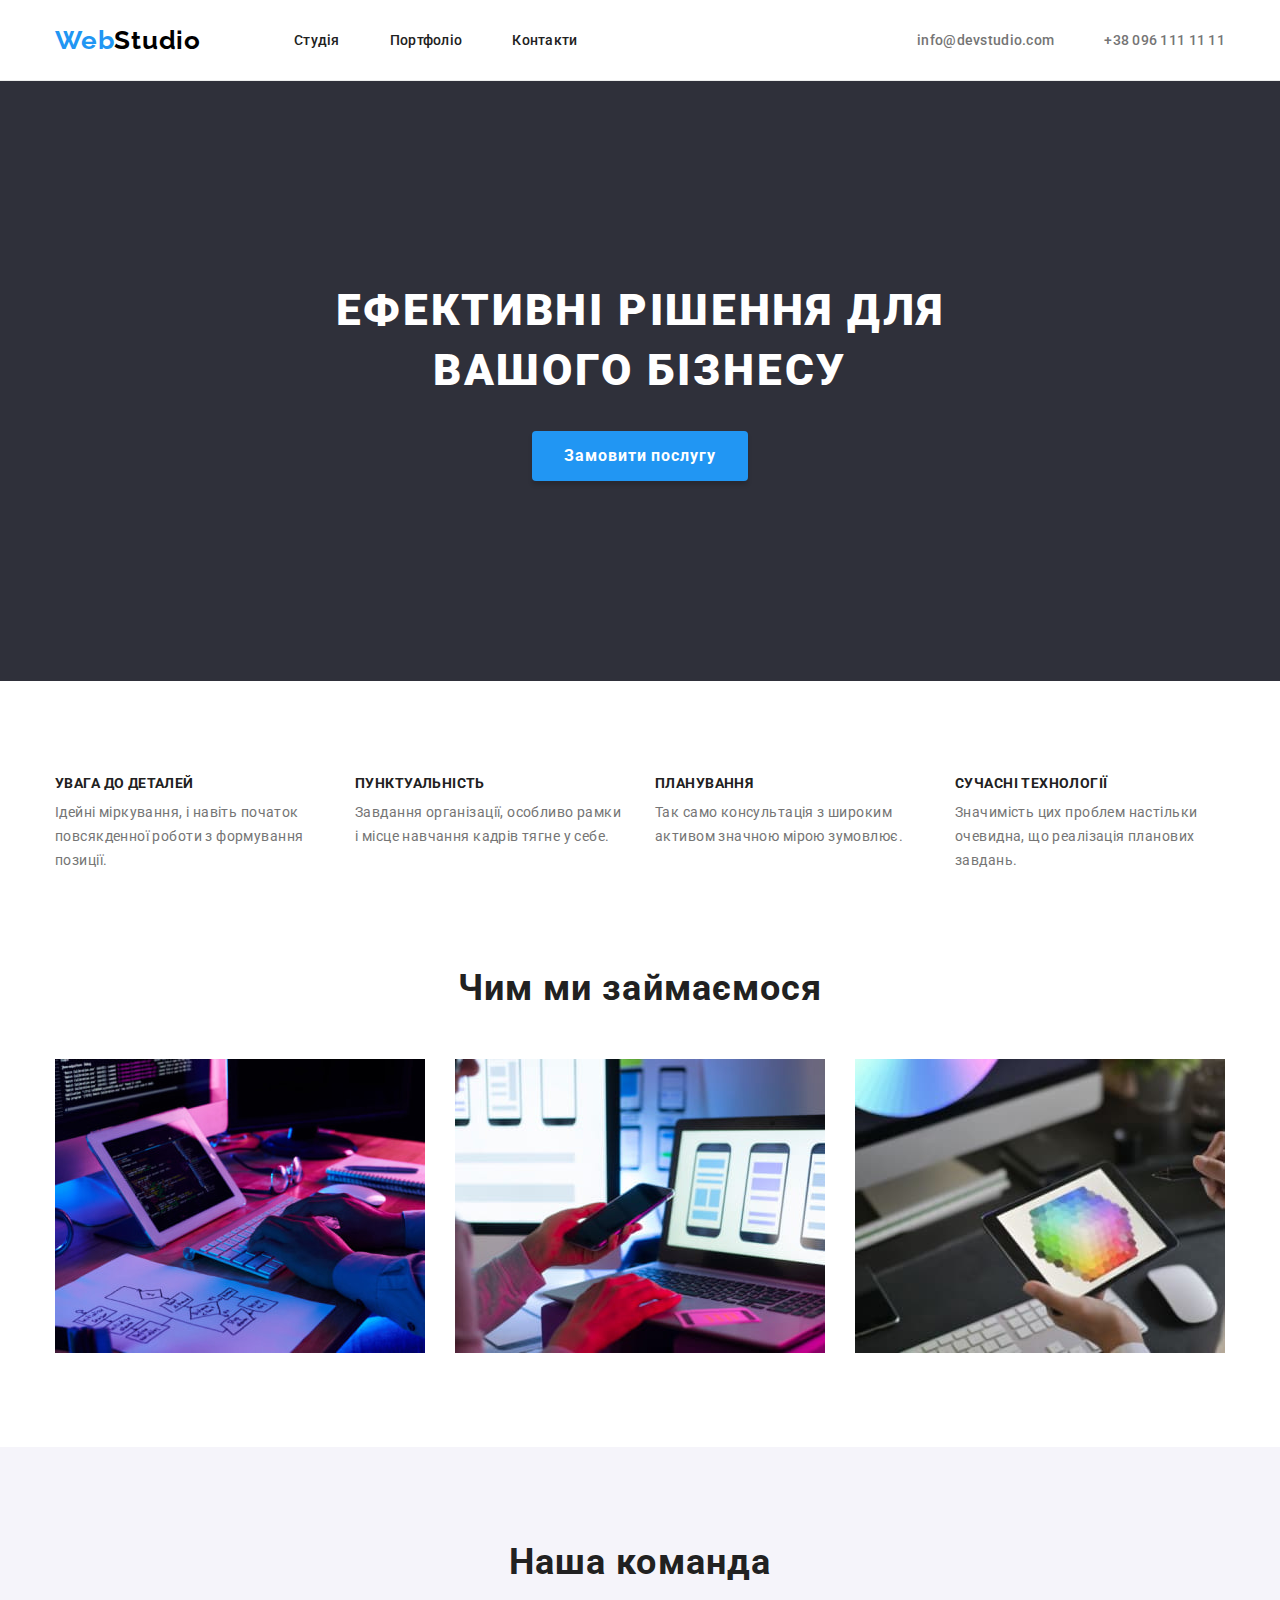
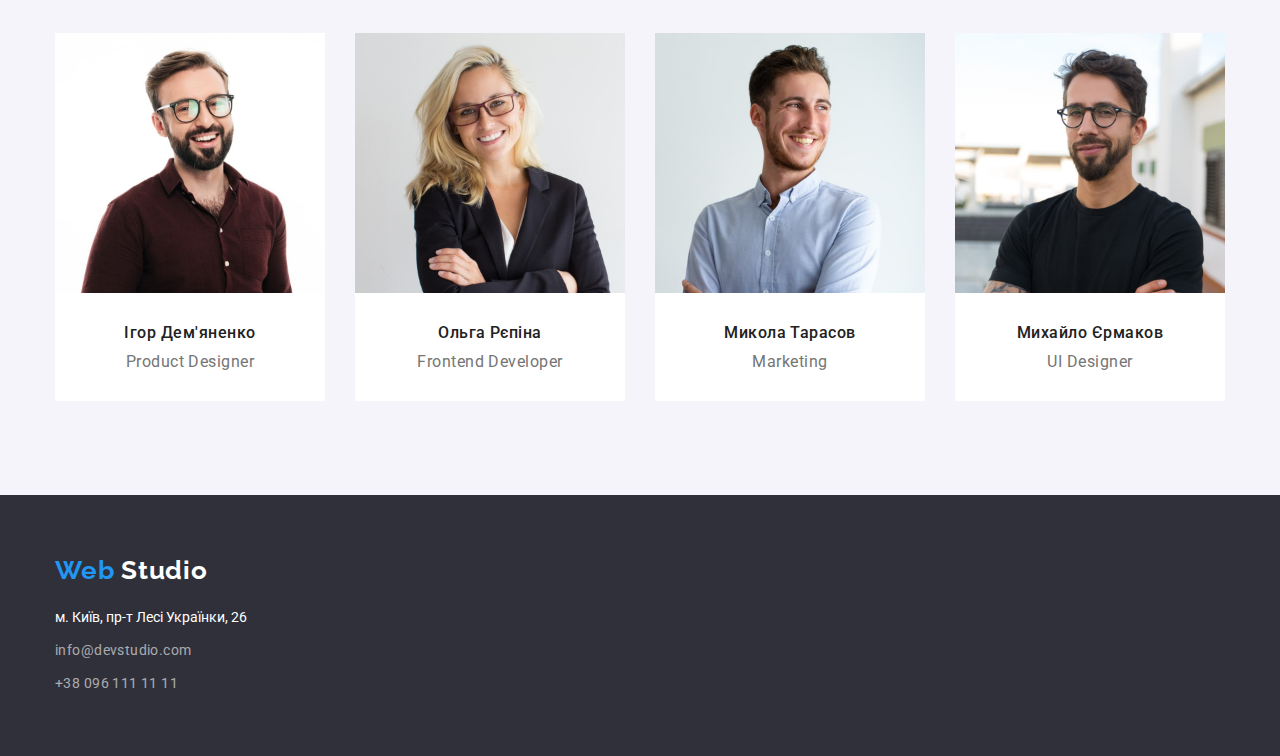
<file: index.html>
<!DOCTYPE html>
<html lang="uk">
<head>
    <meta charset="UTF-8">
    <meta http-equiv="X-UA-Compatible" content="IE=edge">
    <meta name="viewport" content="width=device-width, initial-scale=1.0">
    <link rel="preconnect" href="https://fonts.googleapis.com">
    <link rel="preconnect" href="https://fonts.gstatic.com" crossorigin>
    <link href="https://fonts.googleapis.com/css2?family=Raleway:wght@700&family=Roboto:wght@400;500;700;900&display=swap"
        rel="stylesheet">
    <link rel="stylesheet" href="./css/modern-normalize.css">
    <link rel="stylesheet" href="./css/styles.css">
    <title>Головна</title>
</head>
<body class="body">
    <header class="header">
      <div class="container container-heder">
        <nav class="container-beg">
            <a href="./index.html" title="Головна"><span class="logo-beg"> Web</span><span class="logo-end">Studio</span></a>
            <ul class="nav-menu">
                <li><a href="#" title="Студія" class="links">Студія</a></li>
                <li><a href="./portfolio.html" title="Портфоліо" class="links">Портфоліо</a></li>
                <li><a href="#" title="Контакти" class="links">Контакти</a></li>
            </ul>
        </nav>
        <ul class="mail-telefon">
            <li class="email"><a href="mailto:info@devstudio.com" title="Надіслати листа" class="links-conact">info@devstudio.com</a></li>
            <li class="telefon"><a href="tel:+380961111111" title="Зателефонувати" class="links-conact">+38 096 111 11 11</a></li>
        </ul>
      </div>
    </header>
    <main>
        <section class="order">
            <div class="container">
        <h1 class="desigion">Ефективні рішення для <br> вашого бізнесу</h1>
            <div class="container-button">
        <button type="button" title="Замовити послугу" class="button-push">Замовити послугу </button>
            </div>
            </div>
        </section>
        <section class="section">
            <div class="container container-advantage">
              <h2 class="visually-hidden">Наші переваги</h2>
              <ul class="container-advantage-list">
                 <li class="advantage-list"> <h3 class="advantage">УВАГА ДО ДЕТАЛЕЙ</h3> <p class="advantage-title"> Ідейні міркування, і навіть початок повсякденної роботи з формування позиції.</p></li>
                 <li class="advantage-list"> <h3 class="advantage">ПУНКТУАЛЬНІСТЬ</h3> <p class="advantage-title"> Завдання організації, особливо рамки і місце навчання кадрів тягне у себе.</p></li>
                 <li class="advantage-list"> <h3 class="advantage">ПЛАНУВАННЯ</h3> <p class="advantage-title"> Так само консультація з широким активом значною мірою зумовлює.</p></li>
                 <li class="advantage-list"> <h3 class="advantage">СУЧАСНІ ТЕХНОЛОГІЇ</h3> <p class="advantage-title"> Значимість цих проблем настільки очевидна, що реалізація планових завдань.</p></li>
              </ul>
            </div>
        </section>
        <section class="work section">
            <div class="container">
            <h2 class="title">
                Чим ми займаємося
            </h2>
            <ul class="working">
               <li class="working-foto"><img src="./images/img.jpg" alt="Пишемо код" width="370" class="pic"></li>
               <li class="working-foto"><img src="./images/img6.jpg" alt="Адаптуємо під телефон" width="370" class="pic"></li>
               <li class="working-foto"><img src="./images/img2.jpg" alt="Граємо на планшеті в кубіки" width="370" class="pic"> </li>
            </ul>
            </div>
        </section>    
        <section class="team section">
            <div class="container container-team">
            <h2 class="title">
                Наша команда
            </h2>
            <ul class="team-list">
                <li class="team-list-item">
                    <img src="./images/img3.jpg" alt="Ігор Дем'яненко" width="270" class="pic foto">
                    <div class="team-info">
                    <h3 class="name">Ігор Дем'яненко</h3>
                    <p lang="en" class="prof">
                        Product Designer
                    </p>
                    </div>
                </li>
                <li class="team-list-item">
                    <img src="./images/img4.jpg" alt="Ольга Рєпіна" width="270" class="pic foto">
                    <div class="team-info">
                    <h3 class="name">
                        Ольга Рєпіна
                    </h3>
                    <p lang="en" class="prof">
                        Frontend Developer
                    </p>
                    </div>
                </li>
                <li class="team-list-item">
                    <img src="./images/img5.jpg" alt="Микола Тарасов" width="270" class="pic foto">
                    <div class="team-info">
                    <h3 class="name">Микола Тарасов</h3>
                    <p lang="en" class="prof">
                        Marketing
                    </p>
                    </div>
                </li>
                <li class="team-list-item">
                    <img src="./images/img1.jpg" alt="Михайло Єрмаков" width="270" class="pic foto">
                    <div class="team-info">
                    <h3 class="name">Михайло Єрмаков</h3>
                    <p lang="en" class="prof">
                        UI Designer
                    </p>
                    </div>
                </li>
            </ul>
            </div>
        </section>
    </main>
    <footer class="footer">
        <div class="container">
            <a href="#" title="Головна" target="_blank" class="container-footer-links-logo"> 
                <span class="logo-beg"> 
                    Web
                </span>
                <span class="logo-end-down">
                    Studio
                </span>
            </a>
            <ul class="container-footer-links">
                <li class="footer-list"> <address class="address "> м. Київ, пр-т Лесі Українки, 26</address></li>
                <li class="footer-list"><a href="mailto:info@devstudio.com" title="Надіслати листа" class="footer-link">info@devstudio.com</a></li>
                <li class="footer-list"><a href="tel:+380961111111" title="Зателефонувати" class="footer-link">+38 096 111 11 11</a></li>
            </ul>
        </div>
    </footer>
</body>
</html>
</file>
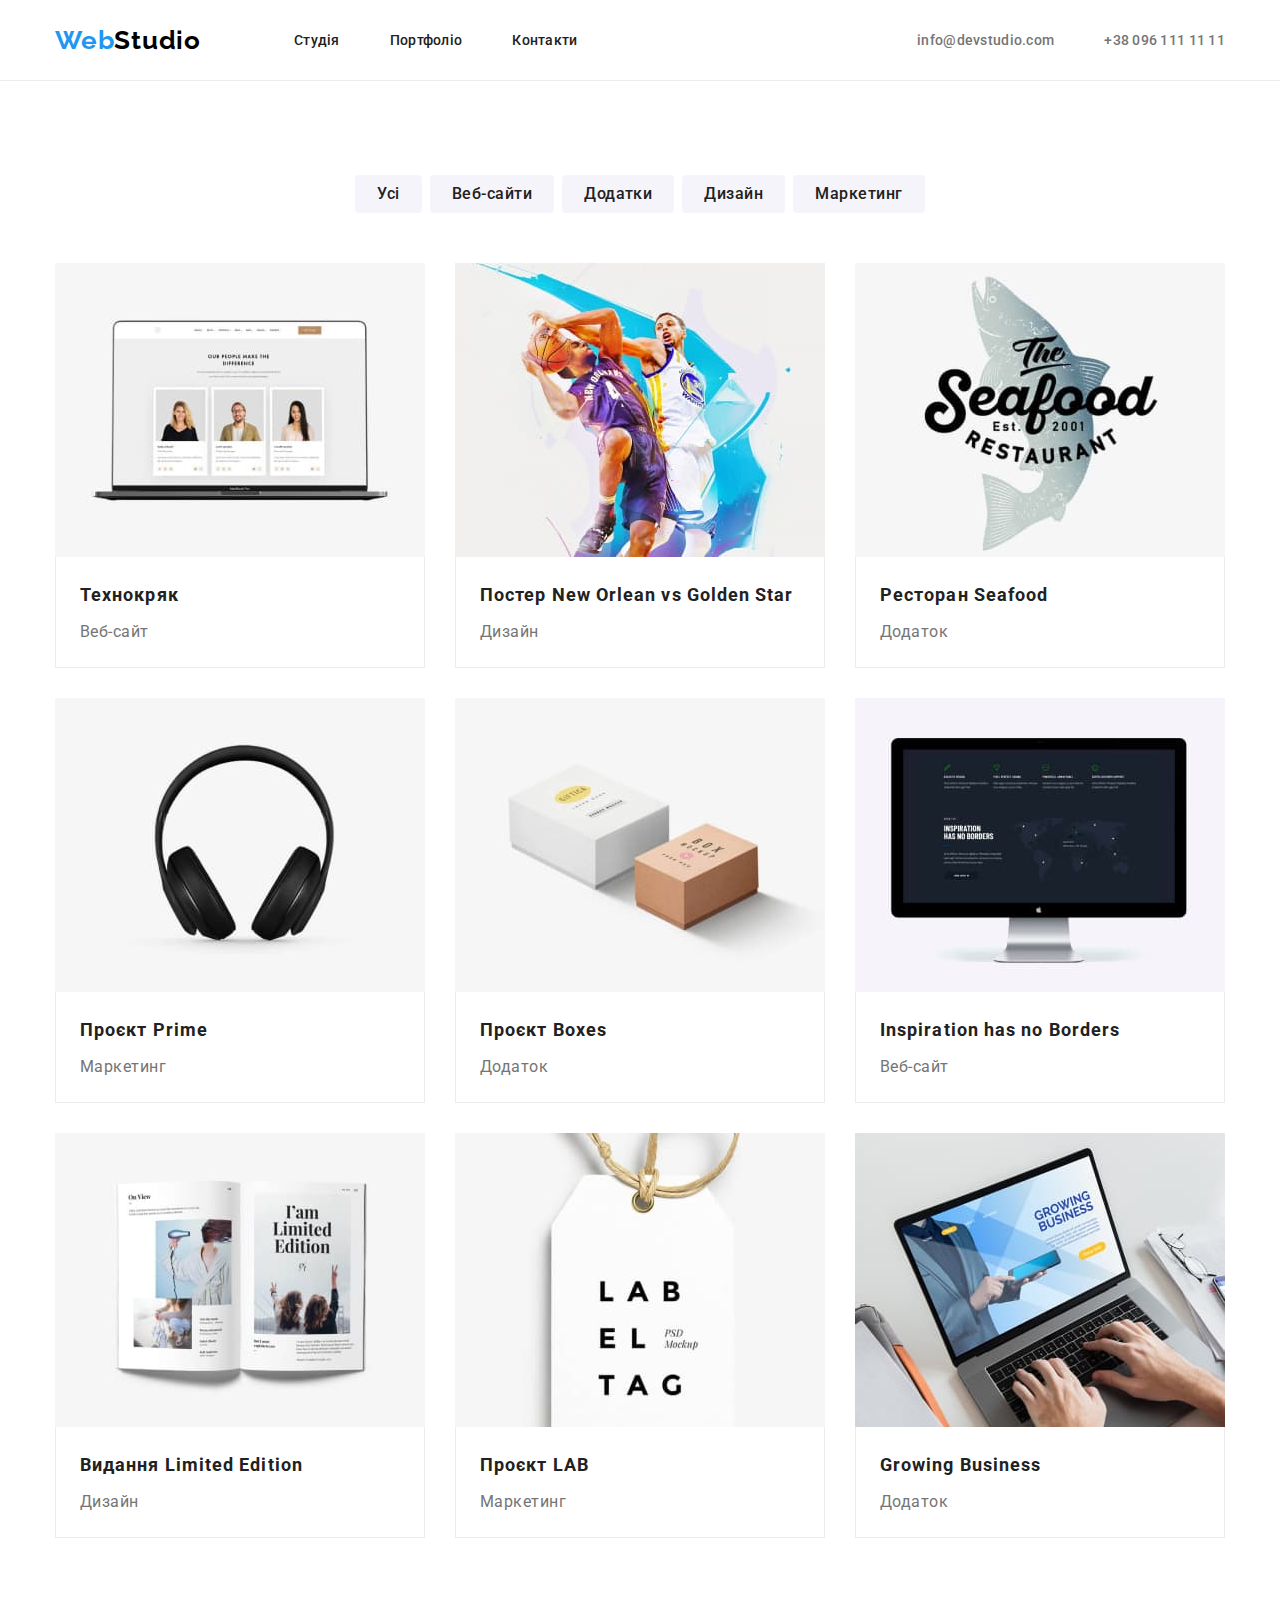
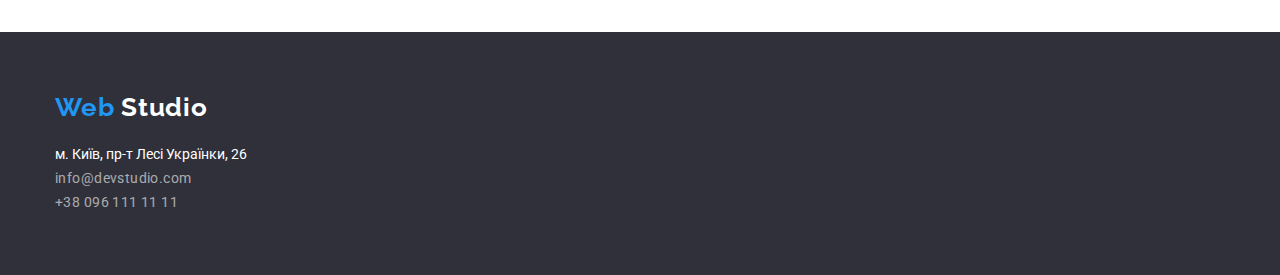
<file: portfolio.html>
<!DOCTYPE html>
<html lang="uk">
<head>
    <meta charset="UTF-8">
    <meta http-equiv="X-UA-Compatible" content="IE=edge">
    <meta name="viewport" content="width=device-width, initial-scale=1.0">
    <link rel="preconnect" href="https://fonts.googleapis.com">
    <link rel="preconnect" href="https://fonts.gstatic.com" crossorigin>
    <link href="https://fonts.googleapis.com/css2?family=Raleway:wght@700&family=Roboto:wght@400;500;700;900&display=swap"
        rel="stylesheet">
    <link rel="stylesheet" href="./css/modern-normalize.css">
    <link rel="stylesheet" href="./css/styles.css">
    <title>Портфоліо</title>
</head>
<body>
    <header class="header">
        <div class="container container-heder">
            <nav class="container-beg">
                <a href="./index.html" title="Головна"><span class="logo-beg"> Web</span><span
                        class="logo-end">Studio</span></a>
                <ul class="nav-menu">
                    <li><a href="./index.html" title="Студія" class="links">Студія</a></li>
                    <li><a href="./portfolio.html" title="Портфоліо" class="links">Портфоліо</a></li>
                    <li><a href="#" title="Контакти" class="links">Контакти</a></li>
                </ul>
            </nav>
            <ul class="mail-telefon">
                <li class="email"><a href="mailto:info@devstudio.com" title="Надіслати листа"
                        class="links-conact">info@devstudio.com</a></li>
                <li class="telefon"><a href="tel:+380961111111" title="Зателефонувати" class="links-conact">+38 096 111 11
                        11</a></li>
            </ul>
        </div>
    </header>
    <main>
        <section class="section">
            <div class="container container-filter">
            <h1 class="visually-hidden"> Портфоліо</h1>
            <ul class="container-buttons">
                <li><button type="button" class="filter-tytle">Усі</button></li>
                <li><button type="button" class="filter-tytle">Веб-сайти</button></li>
                <li><button type="button" class="filter-tytle">Додатки</button></li>
                <li><button type="button" class="filter-tytle">Дизайн</button></li>
                <li><button type="button" class="filter-tytle">Маркетинг</button></li>
            </ul>
            <ul class="filter">
                <li class="filter-border"><img src="./images/tehnokrjak.jpg" alt="ноутбук з відкритим сайтом" width="370" class="pic"> <div class="portfolio-title"><h2 class="work-title">Технокряк</h2><p class="filter-work">Веб-сайт</p></div></li>
                <li class="filter-border"><img src="./images/poster_no.jpg" alt="постер з баскетболістами" width="370" class="pic"> <div class="portfolio-title"><h2 class="work-title">Постер New Orlean vs Golden Star</h2><p class="filter-work">Дизайн</p></div></li>
                <li class="filter-border"><img src="./images/rest_seafood.jpg" alt="емблема ресторану" width="370" class="pic"> <div class="portfolio-title"><h2 class="work-title">Ресторан Seafood</h2><p class="filter-work">Додаток</p></div></li>
                <li class="filter-border"><img src="./images/proj_prime.jpg" alt="навушники" width="370" class="pic"> <div class="portfolio-title"><h2 class="work-title">Проєкт Prime</h2><p class="filter-work">Маркетинг</p></div></li>
                <li class="filter-border"><img src="./images/proj_boxes.jpg" alt="коробки" width="370" class="pic"> <div class="portfolio-title"><h2 class="work-title">Проєкт Boxes</h2><p class="filter-work">Додаток</p></div></li>
                <li class="filter-border"><img src="./images/inspiration.jpg" alt="монітор з відкритим сайтом" width="370" class="pic"> <div class="portfolio-title"><h2 class="work-title">Inspiration has no Borders</h2><p class="filter-work">Веб-сайт</p></div></li>
                <li class="filter-border"><img src="./images/vud_limited_edition.jpg" alt="відкрита книга" width="370" class="pic"> <div class="portfolio-title"><h2 class="work-title">Видання Limited Edition</h2><p class="filter-work">Дизайн</p></div></li>
                <li class="filter-border"><img src="./images/proj_lab.jpg" alt="бірка з логотипом проєкту лаб" width="370" class="pic"> <div class="portfolio-title"><h2 class="work-title">Проєкт LAB</h2><p class="filter-work">Маркетинг</p></div></li>
                <li class="filter-border"><img src="./images/growing_busines.jpg" alt="відкритий ноутбук з додатком" width="370" class="pic"> <div class="portfolio-title"><h2 class="work-title">Growing Business</h2><p class="filter-work">Додаток</p></div></li>
            </ul>
            </div>
        </section>
    </main>
    <footer class="footer">
        <div class="container container-footer">
            <a href="#" title="Головна" target="_blank" class="container-footer-links-logo">
                <span class="logo-beg">
                    Web
                </span>
                <span class="logo-end-down">
                    Studio
                </span>
            </a>
            <ul class="container-footer-links">
                <li>
                    <address class="address "> м. Київ, пр-т Лесі Українки, 26</address>
                </li>
                <li><a href="mailto:info@devstudio.com" title="Надіслати листа" class="footer-link">info@devstudio.com</a>
                </li>
                <li><a href="tel:+380961111111" title="Зателефонувати" class="footer-link">+38 096 111 11 11</a></li>
            </ul>
        </div>
    </footer>
    </body>
    
    </html>
</file>
<file: css/styles.css>
h1,
h2,
h3,
h4,
h5,
h6,
p {
    margin: 0;
}

* {
    
    text-decoration: none;
}

:root {
    --background-color1: #000;
    --background-color2: #fff;
    --description-text: #757575;
    --hedertext: #212121;
    --logo-beg: #2196F3;
    --logo-end: #000;
    --logo-end-down: #fff;
    --header: #212121;
    --links: #212121;
    --links-hover: #2196F3;
    --links-contact: #757575;
    --links-conact-hover-focus: #2196F3;
    --order-background-color: #2F303A;
    --desigion-color: #fff;
    --button-push-background: #2196F3;
    --button-push-active: #188CE8;
    --order-button-color: #fff;
    --advantage-color: #212121;
    --advantage-title-color: #757575;
    --work-color: #212121;
    --team-color-background: #F5F4FA;
    --team-list-background: #fff;
    --name: #212121;
    --prof-color: #757575;
    --footer-background: #2F303A;
    --address-color: #fff;
    --footer-link: rgba(255, 255, 255, 0.6);
    --filter-title-color: #212121;
    --filter-title-background: #F5F4FA;
    --filter-title-hover: #2196F3;
    --filter-color: #212121;
    --filter-work: #757575;
    --work-title: #212121;
    --border: #ECECEC;
}

body {
    font-family: 'Roboto';
    font-style: normal;
    color: var(--background-color1);
    background: var(--background-color2);
}
li {
    list-style: none;
    margin: 0;
    padding: 0;
}

ul {
    list-style: none;
    margin: 0;
    padding: 0;
} 

button {
    font-family: 'Roboto' ;
    cursor: pointer;
}

.container {
        width: 1200px;
        padding-left: 15px;
        padding-right: 15px;
        margin-left: auto;
        margin-right: auto;
}

.section {
    padding-top: 94px;
    padding-bottom: 94px;
}

.pic {
    display: block;
    min-width: 100%;
}

.header { 
        font-weight: 500;
        font-size: 14px;
        line-height: 1.1428;
        letter-spacing: 0.02em;
        border-bottom: 1px solid var(--border);
        
}

.container-heder {
    display: flex;
    justify-content: space-between;
    align-items: center;
    margin-bottom: 0;
    
    
}

.logo-beg {
            font-family: 'Raleway';
            font-style: normal;
            font-weight: 700;
            font-size: 26px;
            line-height: 1.1923;
            letter-spacing: 0.03em;
            color: var(--logo-beg);
}

.logo-end {
            font-family: 'Raleway';
            font-style: normal;
            font-weight: 700;
            font-size: 26px;
            line-height: 1.1923;
            letter-spacing: 0.03em;
            color: var(--logo-end);
}

.logo-end-down {
    font-family: 'Raleway';
    font-style: normal;
    font-weight: 700;
    font-size: 26px;
    line-height: 1.1923;
    letter-spacing: 0.03em;
    color: var(--logo-end-down);
}


.links {
    display: block;
    color: var(--links);
    padding-top: 32px;
    padding-bottom: 32px;
}

.links-conact:hover {
    color: var(--links-conact-hover-focus);
}

.links-conact:focus {
    color: var(--links-conact-hover-focus);
}
.links-conact {
    list-style: none;
    text-decoration: none;
    color: var(--links-contact);
}


.links:hover {
    color: var(--links-hover);
}

.links:focus {
    color: var(--links-hover);
}


.nav-menu {
    cursor: pointer;
    display: flex;
    gap: 50px;
    margin-left: 93px;
 
    

}

.container-beg {
    display: flex;
    justify-content: flex-start;
    align-items: center;
}

.mail-telefon {
    display: flex;
    justify-content: end;
    align-items: baseline;
    gap: 50px;
    margin: 0 0 0 auto;
}

.order {
    
        background: var(--order-background-color);
        padding-top: 200px;
        padding-bottom: 200px;
}


.desigion {
        display: flex;
        flex-direction: column;
        justify-content: center;
        font-weight: 900;
        font-size: 44px;
        line-height: 1.3636;
        text-align: center;
        letter-spacing: 0.06em;
        text-transform: uppercase;
        color: var(--desigion-color);
        margin-bottom: 30px;
       
}

.container-button {
    display: flex;
    justify-content: center;
    
}

.button-push {
        font-weight: 700;
        font-size: 16px;
        line-height: 1.875;
        width: 216px;
        height: 50px;
        left: 692px;
        top: 430px;
        letter-spacing: 0.06em; 
        background: var(--button-push-background);
        box-shadow: 0px 4px 4px rgba(0, 0, 0, 0.15);
        border-radius: 4px;
        color: var(--order-button-color);
        border: 0;
        

}

.button-push:hover {
    background-color: var(--button-push-active);
}

.button-push:focus {
    background-color: var(--button-push-active);
}

.button-push:active {
    background-color: var(--button-push-active);
}

.order-button {
    font-weight: 700;
        font-size: 16px;
        line-height: 1.875;
        display: flex;
        align-items: center;
        text-align: center;
        letter-spacing: 0.06em;
        color: var(--order-button-color);
}

.visually-hidden {
        position: absolute;
        width: 1px;
        height: 1px;
        margin: -1px;
        padding: 0;
        overflow: hidden;
        border: 0;
        clip: rect(0 0 0 0);
}

.advantage {
        font-weight: 700;
        font-size: 14px;
        line-height: 1.1428;
        letter-spacing: 0.03em;
        text-transform: uppercase;
        color: var(--advantage-color);
        margin-bottom: 10px;
       
}

.container-advantage-list {
    display: flex;
    justify-content: space-between;
    gap: 30px;
    
}

.advantage-list {
    flex-basis: calc((100% - 90px) / 4);
}


.advantage-title {
        font-weight: 400;
        font-size: 14px;
        line-height: 1.7142;
        letter-spacing: 0.03em;
        color: var(--advantage-title-color);
        
        
}

.container-work {
    display: flex;
    flex-direction: column;
    justify-content: center;
}

.section.work {
    padding-top: 0;
}

.title {
        justify-content: center;
        font-weight: 700;
        font-size: 36px;
        line-height: 1.1666;
        text-align: center;
        letter-spacing: 0.03em;
        color: var(--work-color);
        margin-top: 0;
        margin-bottom: 50px;
       
}

.container.work {
    display: flex;
    justify-content: center;
    align-items: center;
}

.working {
    display: flex;
    justify-content: center;
    gap: 30px;
   
    /*
    padding-left: auto;
    padding-right: auto;
    
    margin-bottom: 95px;
*/
}

.working-foto {
    flex-basis: calc((100% - 60px) / 3);
}

.team {
        background: var(--team-color-background);
}


.team-list {
    display: flex;
    gap: 30px;
    justify-content: center;
   
   
}

.team-list-item {
    background: var(--team-list-background);
    flex-basis: calc((100% - 90px) / 4);
}

/*
.foto {
    
}
*/

.team-info {
    padding-top: 30px;
    padding-bottom: 30px;
}


.name {
    font-weight: 500;
    font-size: 16px;
    line-height: 1.1875;
    text-align: center;
    letter-spacing: 0.03em;
    color: var(--name);
    margin-bottom: 10px;
}

.prof {
    font-weight: 400;
    font-size: 16px;
    line-height: 1.1875;
    text-align: center;
    letter-spacing: 0.03em;
    color: var(--prof-color);
}

.footer {
    display: flex;
    flex-direction: column;
    background: var(--footer-background);
    padding-top: 60px;
    padding-bottom: 60px;
}


.container-footer-links-logo {
    display: inline-block;
    justify-content: flex-start;
    margin-bottom: 20px;
    
} 

.footer-address-link {
    display: flex;
}

.container-footer-links {
    display: flex;
    flex-direction: column;
    
}

.address {
        font-weight: 400;
        font-size: 14px;
        line-height: 1.7142;
        color: var(--address-color);
        font-style: normal;
}

.footer-link {
    
    font-weight: 400;
    font-size: 14px;
    line-height: 1.7142;
    letter-spacing: 0.03em;
    color: var(--footer-link);
}

.footer-link:hover {
    color: var(--links-hover);
}
.footer-link:focus {
    color: var(--links-hover)
}

/*
.container-filter {
    display: flex;
    flex-direction: column;   
}
*/

.footer-list:not(:last-child) {
    margin-bottom: 9px;
}

.container-buttons {
    display: flex;
    justify-content: center;
    gap: 8px;
    margin-bottom: 50px;
    
}

    .filter-tytle {
            font-weight: 500;
            font-size: 16px;
            line-height: 1.625;
            text-align: center;
            letter-spacing: 0.03em;
            color: var(--filter-title-color);
            background-color: var(--filter-title-background);
            border-radius: 4px;
            padding: 6px 22px;
            border: 0;
            /* cursor: pointer;
                display: flex;
                gap: 50px;
                margin-left: 93px;
            */    
    }

    .filter-tytle:hover {
        
        color: var(--filter-title-background);
        background-color: var(--filter-title-hover);
    }

    .filter {
        display: flex;
        flex-wrap: wrap;
        justify-content: center;
        gap: 30px;
        font-weight: 700;
        font-size: 18px;
        line-height: 2;
        letter-spacing: 0.06em;
        color: var(--filter-color);
    }

.filter-border {
        background: #FFFFFF;
        flex-basis: calc((100% - 60px) / 3);
}

    .filter-work {
        font-weight: 400;
        font-size: 16px;
        line-height: 1.875;
        letter-spacing: 0.03em;
        color: var(--filter-work);
    }

    .work-title {
        font-weight: 700;
        font-size: 18px;
        line-height: 2;
        letter-spacing: 0.06em;
        color: var(--work-title);
        margin-bottom: 4px;
       
    }

.portfolio-title {
    padding: 20px 24px 20px 24px;
    border-right: 1px solid var(--border);
    border-bottom: 1px solid var(--border);
    border-left: 1px solid var(--border);
}
</file>
